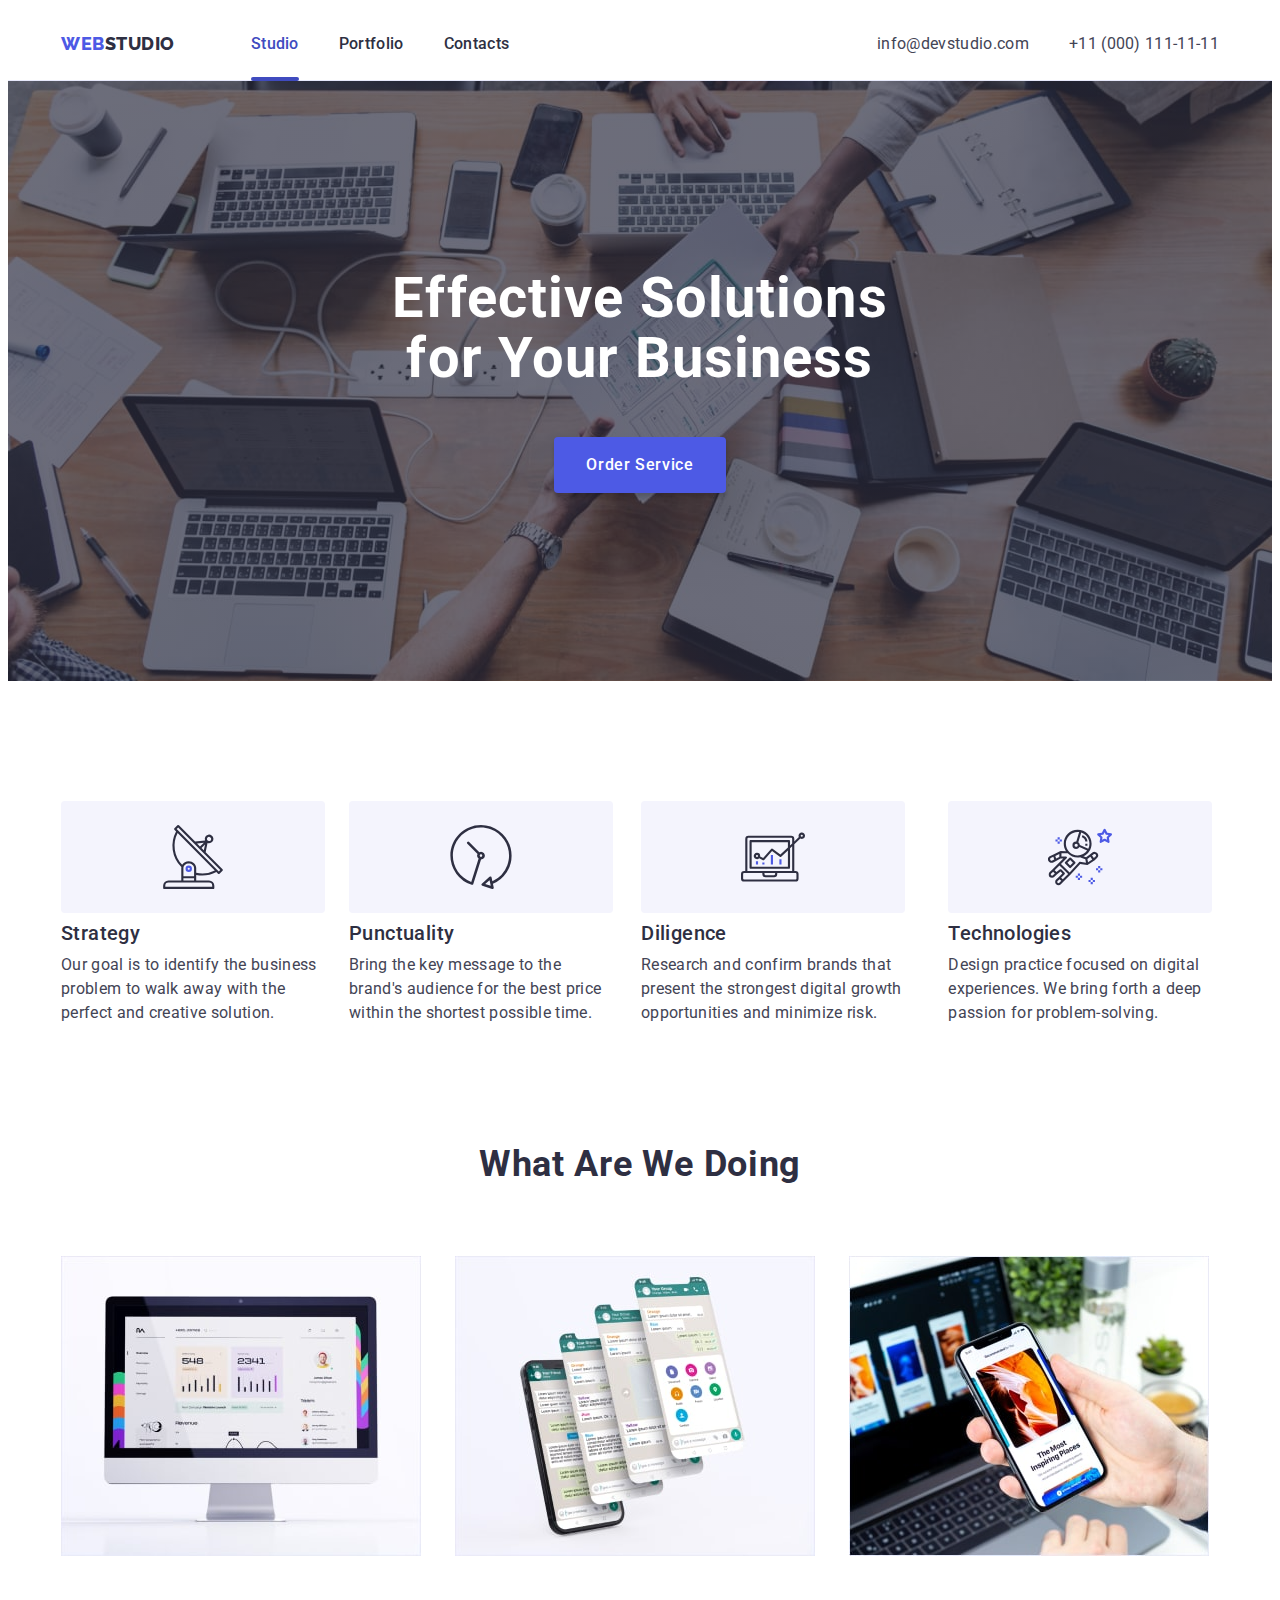
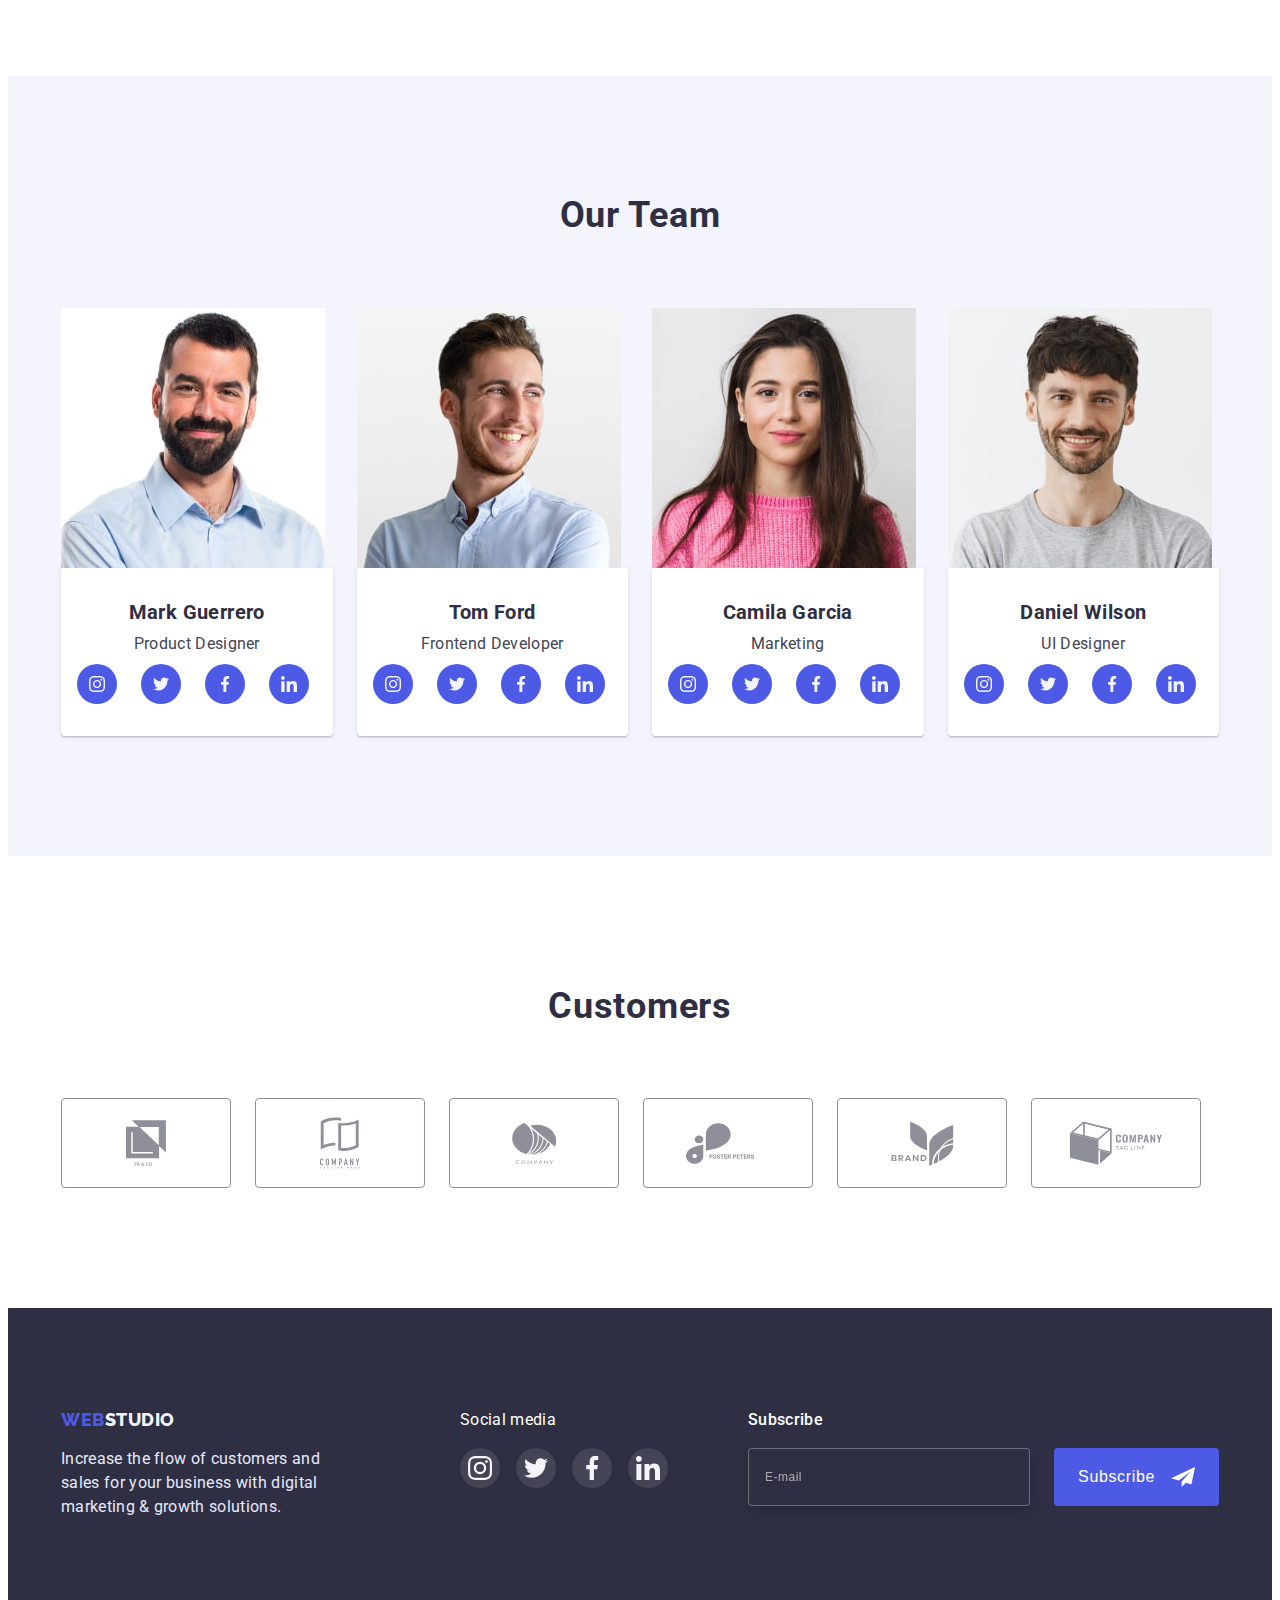
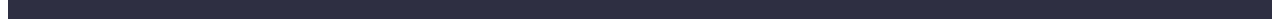
<file: index.html>
<!DOCTYPE html> 
<html lang="en">   
<head>  
    <meta charset="UTF-8">
    <meta http-equiv="X-UA-Compatible" content="IE=edge">
    <meta name="viewport" content="width=device-width, initial-scale=1.0">
    <title>WebStudio</title>
    <link rel="stylesheet" href="https://cdnjs.cloudflare.com/ajax/libs/modern-normalize/1.1.0/modern-normalize.min.css" integrity="sha512-wpPYUAdjBVSE4KJnH1VR1HeZfpl1ub8YT/NKx4PuQ5NmX2tKuGu6U/JRp5y+Y8XG2tV+wKQpNHVUX03MfMFn9Q==" crossorigin="anonymous" referrerpolicy="no-referrer" />
    <link rel="stylesheet" href="./css/styles.css">
    <link rel="preconnect" href="https://fonts.googleapis.com">
<link rel="preconnect" href="https://fonts.gstatic.com" crossorigin>
<link href="https://fonts.googleapis.com/css2?family=Raleway:wght@800&family=Roboto:wght@400;500;700;900&display=swap" rel="stylesheet">
</head>
<body>
<!--Header-->
<header class="header"> 
    <div class="container page-header-container">
    <nav class="header-navigation">
            <a href="./index.html" class="logo logo-color-grey link"><span class="logo logo-color-blue link">Web</span>Studio</a>
        <ul class="header-list list">
            <li class="header-item"><a href="index.html" class="header-link link current">Studio</a></li>
            <li class="header-item"><a href="portfolio.html" class="header-link link">Portfolio</a></li>
            <li class="header-item"><a href="#" class="header-link link">Contacts</a></li>
        </ul>
    </nav>
    <address class="header-address">
        <ul class="header-list list">
            <li><a href="mailto:info@devstudio.com" class="header-mail link">info@devstudio.com</a></li>
            <li><a href="tel:+110001111111" class="header-tel link">+11 (000) 111-11-11</a></li>
        </ul>
    </address>
    </div>
</header>
<!--/Header-->
    <main>
        <!--Hero Section-->
        <section class="hero"> 
            <div class="container">
            <h1 class="hero-title">Effective Solutions for Your Business</h1>
            <button type="button" class="hero-btn" data-modal-open>Order Service</button>
                <div class="backdrop is-hidden" data-modal >
                    <div class="modal">
                        <button type="button" class="modal-close-btn" data-modal-close>
                            <svg class="modal-close-btn-icon" width="8" height="8">
                                <use href="./images/sprite.svg#close-modal"></use>
                            </svg>
                        </button>
                        <form class="modal-form">
                            <p class="form-subtitle">Leave your contacts and we will call you back</p>
                            <label class="modal-form-field">
                                <span class="modal-form-input-desc">Name</span>
                                <span class="modal-form-position-relative">
                                <input 
                                type="text" 
                                name="user-name" 
                                class="modal-form-input" 
                                required 
                                pattern="^[a-zA-Zа-яА-Я]+"
                                minlength="2"
                                title="Ivan">
                                <svg class="modal-icon">
                                    <use href="./images/sprite.svg#name"></use>
                                </svg>
                            </span>
                            </label>
                            <label class="modal-form-field">
                                <span class="modal-form-input-desc">Phone</span>
                                <span class="modal-form-position-relative">
                                <input 
                                type="tel" 
                                name="user-tel" 
                                class="modal-form-input" 
                                required
                                pattern="[0-9]{3}-[0-9]{3}-[0-9]{2}-[0-9]{2}"
                                title="xxx-xxx-xx-xx">
                                <svg class="modal-icon">
                                    <use href="./images/sprite.svg#phone"></use>
                                </svg>
                            </span>
                            </label>
                            <label class="modal-form-field">
                                <span class="modal-form-input-desc">Email</span>
                                <span class="modal-form-position-relative">
                                <input 
                                type="Email" 
                                name="user-mail" 
                                class="modal-form-input" 
                                required
                                title="ivan33@mail.com">
                                <svg class="modal-icon">
                                    <use href="./images/sprite.svg#mail"></use>
                                </svg>
                            </span>
                            </label>
                            <label class="">
                                <span class="modal-form-input-desc">Comment</span>
                                <textarea placeholder="Text input" name="user_massage" class="modal-form-message"></textarea>
                            </label>
                                <input id="user-polici" type="checkbox" name="user-polici" class="modal-form-check visually-hidden">    
                                <label for="user-polici" class="modal-form-check-desk"><span class="checkbox-accpect-margin">I accept the terms and conditions of the&nbsp;</span><a href="" class="privacy-policy">Privacy Policy</a></label>
                                <button type="submit" class="modal-form-submit">Send</button>
                        </form>
                    </div>
                </div>
            </div> 
        </section>
        <!--Hero Section-->

        <!--About Section-->
        <section class="about section">
            <div class="container">
            <h2 class="visually-hidden">Advantages</h2>
        <ul class="about-list list">
            <li class="about-item ">
                <h3 class="about-item-title ">Strategy</h3>
                <p class="about-item-list">Our goal is to identify the business problem to walk away with the perfect and creative solution.</p>
            </li>
            <li class="about-item">
                <h3 class="about-item-title">Punctuality</h3>
                <p class="about-item-list">Bring the key message to the brand's audience for the best price within the shortest possible time.</p>
            </li>
            <li class="about-item">
                <h3 class="about-item-title">Diligence</h3>
                <p class="about-item-list">Research and confirm brands that present the strongest digital growth opportunities and minimize risk.</p>
            </li>
            <li class="about-item">
                <h3 class="about-item-title">Technologies</h3>
                <p class="about-item-list">Design practice focused on digital experiences. We bring forth a deep passion for problem-solving.</p>
            </li> 
        </ul>
            </div>
        </section>
        <!--/About Section-->

        <!-- Section Services -->
        <section class="services">
            <div class="container">
            <h2 class="services-feature-title">What are we doing</h2>
            <ul class="services-item list">
                <li class="services-portfolio-item-img"><img src="./images/what-are-we-doing_1.jpg" alt="on the computer" width="360" height="300"></li>
                <li class="services-portfolio-item-img"><img src="./images/what-are-we-doing_2.jpg" alt="different topics" width="360" height="300"></li>
                <li class="services-portfolio-item-img"><img src="./images/what-are-we-doing_3.jpg" alt="different possibilities" width="360" height="300"></li>
            </ul>
            </div>
        </section>
        <!--/Section Services-->

        <!--Section Feature-->
        <section class="feature section">
            <div class="container">
            <h2 class="services-feature-title">Our Team</h2>
            <ul class="feature-list list">
                <li class="feature-item">
                <img 
                src="./images/avatar-1.jpg" 
                alt="Mark Guerrero"
                width="264" height="260">
                <div class="feature-card-content-item">
                <h3 class="feature-title-2">Mark Guerrero</h3>
                <p class="feture-subtitle">Product Designer</p>
                <ul class="social-list list">
                    <li class="social-list-item">
                        <a href="" class="social-list-link">
                            <svg class="social-list-icon" width="16" height="16">
                                <use href="./images/sprite.svg#instagram"></use>
                            </svg>
                        </a>
                    </li>
                    <li class="social-list-item">
                        <a href="" class="social-list-link">
                            <svg class="social-list-icon" width="16" height="16">
                                <use href="./images/sprite.svg#twitter"></use>
                            </svg>
                        </a>
                    </li>
                    <li class="social-list-item">
                        <a href="" class="social-list-link">
                            <svg class="social-list-icon" width="16" height="16">
                                <use href="./images/sprite.svg#facebook"></use>
                            </svg>
                        </a>
                    </li>
                    <li class="social-list-item">
                        <a href="" class="social-list-link">
                            <svg class="social-list-icon" width="16" height="16">
                                <use href="./images/sprite.svg#linkedin"></use>
                            </svg>
                        </a>
                    </li>
                </ul>
                </div>
                </li>

                <li class="feature-item">
                <img 
                src="./images/avatar-2.jpg" 
                alt="Tom Ford"
                width="264" height="260">
                <div class="feature-card-content-item">
                <h3 class="feature-title-2">Tom Ford</h3>
                <p class="feture-subtitle">Frontend Developer</p>
                <ul class="social-list list">
                    <li class="social-list-item">
                        <a href="" class="social-list-link">
                            <svg class="social-list-icon" width="16" height="16">
                                <use href="./images/sprite.svg#instagram"></use>
                            </svg>
                        </a>
                    </li>
                    <li class="social-list-item">
                        <a href="" class="social-list-link">
                            <svg class="social-list-icon" width="16" height="16">
                                <use href="./images/sprite.svg#twitter"></use>
                            </svg>
                        </a>
                    </li>
                    <li class="social-list-item">
                        <a href="" class="social-list-link">
                            <svg class="social-list-icon" width="16" height="16">
                                <use href="./images/sprite.svg#facebook"></use>
                            </svg>
                        </a>
                    </li>
                    <li class="social-list-item">
                        <a href="" class="social-list-link">
                            <svg class="social-list-icon" width="16" height="16">
                                <use href="./images/sprite.svg#linkedin"></use>
                            </svg>
                        </a>
                    </li>
                </ul>
                </div>
                </li>

                <li class="feature-item">
                <img 
                src="./images/avatar-3.jpg" 
                alt="Camila Garcia"
                width="264" height="260">
                <div class="feature-card-content-item">
                <h3 class="feature-title-2">Camila Garcia</h3>
                <p class="feture-subtitle">Marketing</p>
                <ul class="social-list list">
                    <li class="social-list-item">
                        <a href="" class="social-list-link">
                            <svg class="social-list-icon" width="16" height="16">
                                <use href="./images/sprite.svg#instagram"></use>
                            </svg>
                        </a>
                    </li>
                    <li class="social-list-item">
                        <a href="" class="social-list-link">
                            <svg class="social-list-icon" width="16" height="16">
                                <use href="./images/sprite.svg#twitter"></use>
                            </svg>
                        </a>
                    </li>
                    <li class="social-list-item">
                        <a href="" class="social-list-link">
                            <svg class="social-list-icon" width="16" height="16">
                                <use href="./images/sprite.svg#facebook"></use>
                            </svg>
                        </a>
                    </li>
                    <li class="social-list-item">
                        <a href="" class="social-list-link">
                            <svg class="social-list-icon" width="16" height="16">
                                <use href="./images/sprite.svg#linkedin"></use>
                            </svg>
                        </a>
                    </li>
                </ul>
                </div>
                </li>

                <li class="feature-item">
                <img 
                src="./images/avatar-4.jpg" 
                alt="Daniel Wilson"
                width="264" height="260">
                <div class="feature-card-content-item">
                <h3 class="feature-title-2">Daniel Wilson</h3>
                <p class="feture-subtitle">UI Designer</p>
                <ul class="social-list list">
                    <li class="social-list-item">
                        <a href="" class="social-list-link">
                            <svg class="social-list-icon" width="16" height="16">
                                <use href="./images/sprite.svg#instagram"></use>
                            </svg>
                        </a>
                    </li>
                    <li class="social-list-item">
                        <a href="" class="social-list-link">
                            <svg class="social-list-icon" width="16" height="16">
                                <use href="./images/sprite.svg#twitter"></use>
                            </svg>
                        </a>
                    </li>
                    <li class="social-list-item">
                        <a href="" class="social-list-link">
                            <svg class="social-list-icon" width="16" height="16">
                                <use href="./images/sprite.svg#facebook"></use>
                            </svg>
                        </a>
                    </li>
                    <li class="social-list-item">
                        <a href="" class="social-list-link">
                            <svg class="social-list-icon" width="16" height="16">
                                <use href="./images/sprite.svg#linkedin"></use>
                            </svg>
                        </a>
                    </li>
                </ul>
                </div>
                </li>
            </ul>
        </div>
        </section>
        <!--/Section Feature-->

        <!--Section Customers-->
        <section class="customers">
            <div class="container">
            <h2 class="customers-title">Customers</h2>
            <ul class="client-list list">
                <li class="client-list-item">
                    <a href="" class="client-list-link">
                        <svg class="client-list-icon" width="40" height="52">
                            <use href="./images/sprite.svg#client-1"></use>
                        </svg>
                    </a>
                </li>
                <li class="client-list-item">
                    <a href="" class="client-list-link">
                        <svg class="client-list-icon" width="40" height="52">
                            <use href="./images/sprite.svg#client-2"></use>
                        </svg>
                    </a>
                </li>
                <li class="client-list-item">
                    <a href="" class="client-list-link">
                        <svg class="client-list-icon" width="44" height="41">
                            <use href="./images/sprite.svg#client-3"></use>
                        </svg>
                    </a>
                </li>
                <li class="client-list-item">
                    <a href="" class="client-list-link">
                        <svg class="client-list-icon" width="84" height="41">
                            <use href="./images/sprite.svg#client-4"></use>
                        </svg>
                    </a>
                </li>
                <li class="client-list-item">
                    <a href="" class="client-list-link">
                        <svg class="client-list-icon" width="63" height="45">
                            <use href="./images/sprite.svg#client-5"></use>
                        </svg>
                    </a>
                </li>
                <li class="client-list-item">
                    <a href="" class="client-list-link">
                        <svg class="client-list-icon" width="94" height="44">
                            <use href="./images/sprite.svg#client-6"></use>
                        </svg>
                    </a>
                </li>
            </ul>
        </div>
        </section>
        <!--/Section Customers-->
    </main>
    <!--Footer-->
    <footer class="footer">
        <div class="container page-footer-container">
        <div class="footer-block">
        <a href="./index.html" class="logo-footer logo-color-white link"><span class="logo logo-color-blue link">Web</span>Studio</a>
        <p class="footer-item">Increase the flow of customers and sales for your business with digital marketing & growth solutions.</p>
        </div>
            <div class="footer-media-sbscribe">
            <div class="footer-icon">
                <p class="footer-icon-title">Social media</p>
                <ul class="footer-list list">
                    <li class="footer-list-item">
                        <a href="" class="footer-list-link">
                            <svg class="footer-list-icon" width="24" height="24">
                                <use href="./images/sprite.svg#instagram"></use>
                            </svg>
                        </a>
                    </li>
                    <li class="footer-list-item">
                        <a href="" class="footer-list-link">
                            <svg class="footer-list-icon" width="24" height="24">
                                <use href="./images/sprite.svg#twitter"></use>
                            </svg>
                        </a>
                    </li>
                    <li class="footer-list-item">
                        <a href="" class="footer-list-link">
                            <svg class="footer-list-icon" width="24" height="24">
                                <use href="./images/sprite.svg#facebook"></use>
                            </svg>
                        </a>
                    </li>
                    <li class="footer-list-item">
                        <a href="" class="footer-list-link">
                            <svg width="24" height="24">
                                <use href="./images/sprite.svg#linkedin"></use>
                            </svg>
                        </a>
                    </li>
                </ul>
            </div>
            <form class="footer-subscribe-form">
                <p class="footer-form-subtitle">Subscribe</p>
                <span class="footer-subscribe-inline">
                    <input 
                    type="Email" 
                    name="user-mail" 
                    class="footer-subscribe-form-input" 
                    required
                    title="ivan33@mail.com"
                    placeholder="E-mail">
                    <button type="submit" class="footer-subscribe-btn">Subscribe
                        <svg class="footer-subscribe-svg" width="24" height="20">
                            <use href="./images/sprite.svg#subscribe"></use>
                        </svg>
                    </button>
                </span>
            </form>
    </div>
</div>
    </footer>
    <!--/Footer-->
    <script src="./js/modal.js"></script>
</body>
</html>
</file>
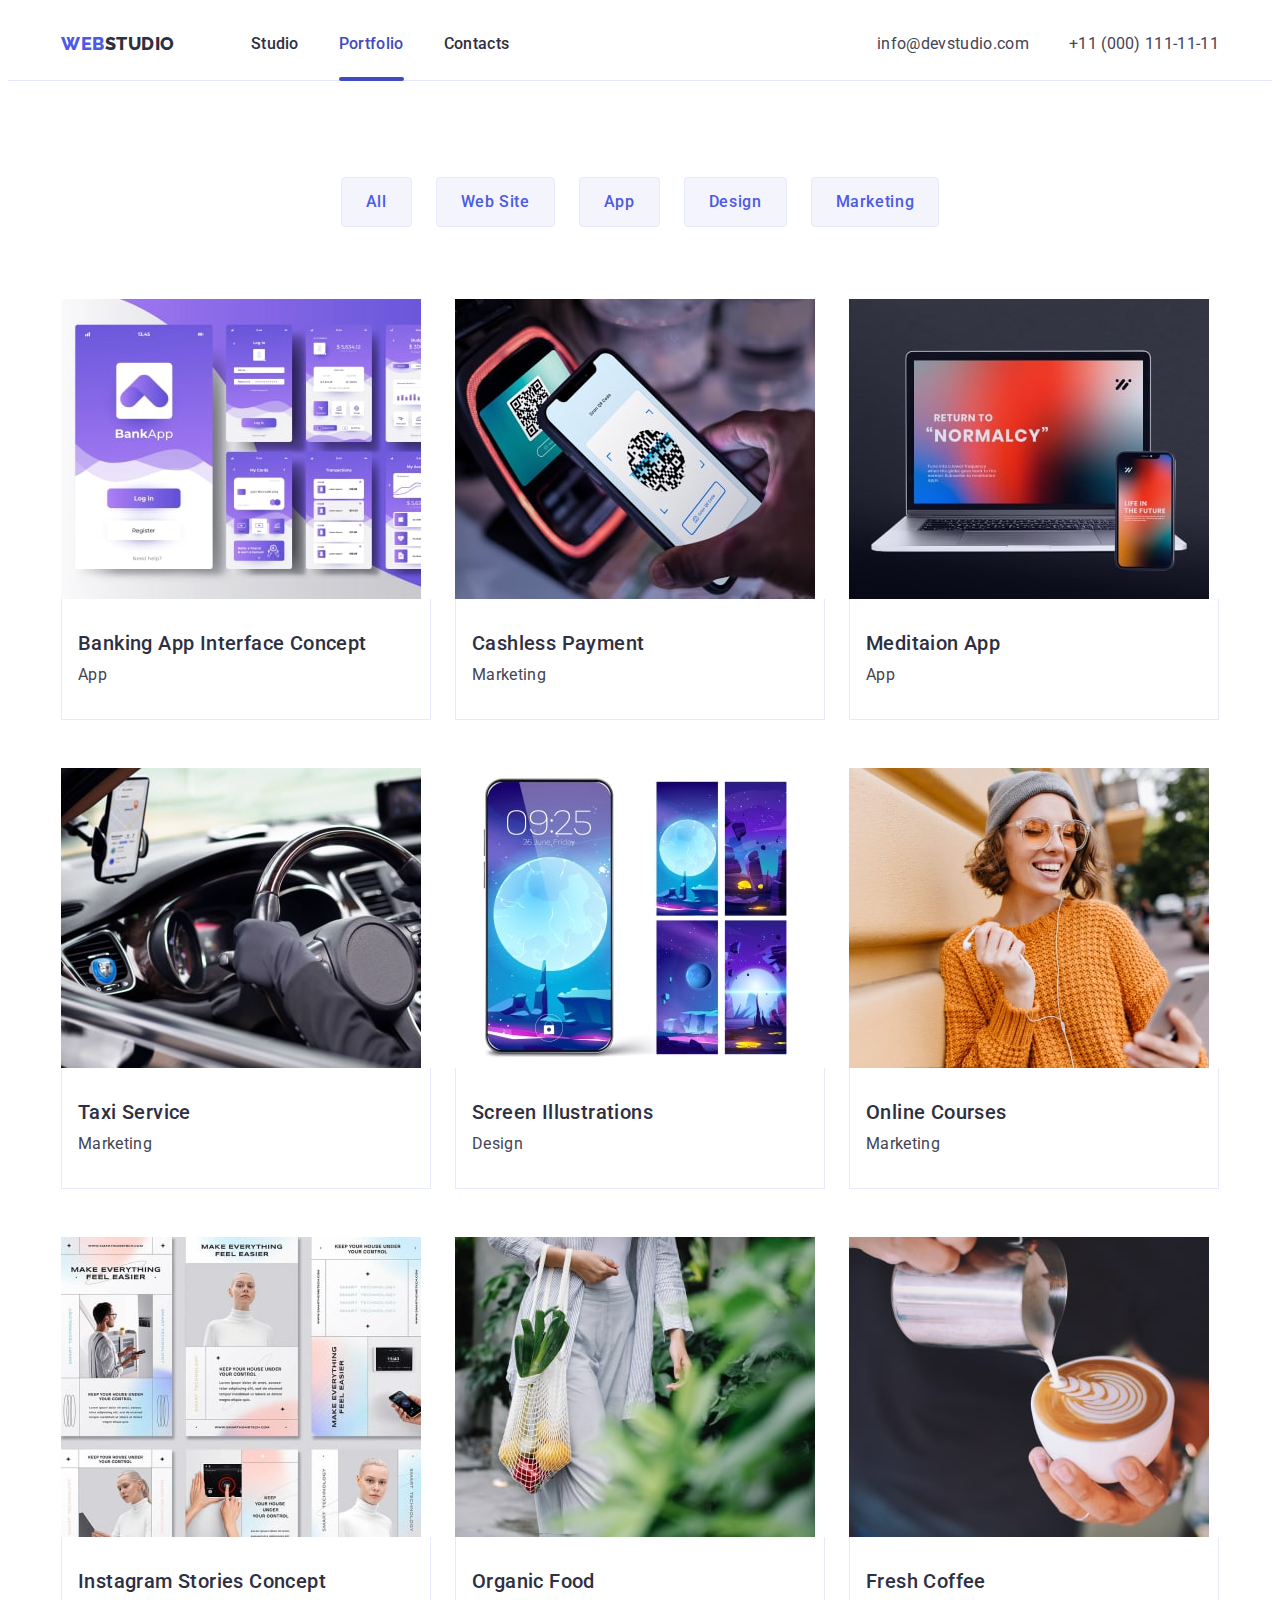
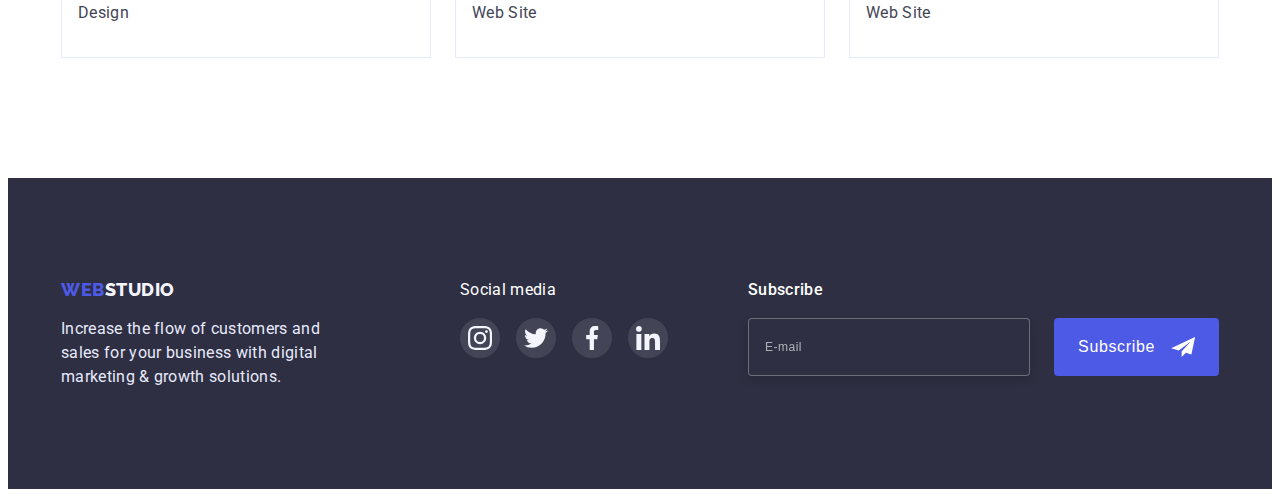
<file: portfolio.html>
<!DOCTYPE html>
<html lang="en"> 
<head>
    <meta charset="UTF-8">
    <meta http-equiv="X-UA-Compatible" content="IE=edge">
    <meta name="viewport" content="width=device-width, initial-scale=1.0">
    <title>Portfolio</title>
    <link rel="stylesheet" href="https://cdnjs.cloudflare.com/ajax/libs/modern-normalize/1.1.0/modern-normalize.min.css" integrity="sha512-wpPYUAdjBVSE4KJnH1VR1HeZfpl1ub8YT/NKx4PuQ5NmX2tKuGu6U/JRp5y+Y8XG2tV+wKQpNHVUX03MfMFn9Q==" crossorigin="anonymous" referrerpolicy="no-referrer"/>
    <link rel="stylesheet" href="./css/styles.css">
    <link rel="preconnect" href="https://fonts.googleapis.com">
<link rel="preconnect" href="https://fonts.gstatic.com" crossorigin>
<link href="https://fonts.googleapis.com/css2?family=Raleway:wght@800&family=Roboto:wght@400;500;700;900&display=swap" rel="stylesheet">
</head>
<body>
    <!--Header-->
<header class="header">
    <div class="container page-header-container">
    <nav class="header-navigation">
            <a href="./index.html" class="logo logo-color-grey link"><span class="logo logo-color-blue link">Web</span>Studio</a>
        <ul class="header-list list">
            <li class="header-item"><a href="index.html" class="header-link link">Studio</a></li>
            <li class="header-item"><a href="portfolio.html" class="header-link link current">Portfolio</a></li>
            <li class="header-item"><a href="#" class="header-link link">Contacts</a></li>
        </ul>
    </nav>
    <address class="header-address">
        <ul class="header-list list">
            <li><a href="mailto:info@devstudio.com" class="header-mail link">info@devstudio.com</a></li>
            <li><a href="tel:+110001111111" class="header-tel link">+11 (000) 111-11-11</a></li>
        </ul>
    </address>
    </div>
</header>
<!--/Header-->
<main>
<!--Portfolio Section-->
<section class="portfolio">
    <div class="container">
    <h1 class="visually-hidden">Advantages</h1>
<ul class="btn-list list">
<li class="btn-item"><button type="button" class="btn-portfolio">All</button></li>
<li class="btn-item"><button type="button" class="btn-portfolio">Web Site</button></li>
<li class="btn-item"><button type="button" class="btn-portfolio">App</button></li>
<li class="btn-item"><button type="button" class="btn-portfolio">Design</button></li>
<li class="btn-item"><button type="button" class="btn-portfolio">Marketing</button></li>
</ul>

   <ul class="portfolio-list list">
    <li class="services-portfolio-item-img">
        <a href="" class="link portfolio-card">
            <div class="card-content-img-wrapper">
        <img src="./images/img-potfolio-1.jpg" alt="img-potfolio-1" width="360" height="300">
        <p class="overlay">14 Stylish and User-Friendly App Design Concepts · Task Manager App · Calorie Tracker App · Exotic Fruit Ecommerce App · Cloud Storage App</p>
            </div>
            <div class="portfolio-card-content-item">
        <h2 class="portfolio-title">Banking App Interface Concept</h2>
        <p class="portfolio-subtitle">App</p>
            </div>
        </a>
    </li>

    <li class="services-portfolio-item-img">
        <a href="" class="link portfolio-card">
            <div class="card-content-img-wrapper">
        <img src="./images/img-potfolio-2.jpg" alt="img-potfolio-2" width="360" height="300">
        <p class="overlay">14 Stylish and User-Friendly App Design Concepts · Task Manager App · Calorie Tracker App · Exotic Fruit Ecommerce App · Cloud Storage App</p>
            </div>
            <div class="portfolio-card-content-item">
        <h2 class="portfolio-title">Cashless Payment</h2>
        <p class="portfolio-subtitle">Marketing</p>
            </div>
        </a>
    </li>

    <li class="services-portfolio-item-img">
        <a href="" class="link portfolio-card">
            <div class="card-content-img-wrapper">
        <img src="./images/img-potfolio-3.jpg" alt="img-potfolio-3" width="360" height="300">
        <p class="overlay">14 Stylish and User-Friendly App Design Concepts · Task Manager App · Calorie Tracker App · Exotic Fruit Ecommerce App · Cloud Storage App</p>
            </div> 
            <div class="portfolio-card-content-item">
        <h2 class="portfolio-title">Meditaion App</h2>
        <p class="portfolio-subtitle">App</p>
            </div>
        </a>
    </li>

    <li class="services-portfolio-item-img">
        <a href="" class="link portfolio-card">
            <div class="card-content-img-wrapper">
        <img src="./images/img-potfolio-4.jpg" alt="img-potfolio-4" width="360" height="300">
        <p class="overlay">14 Stylish and User-Friendly App Design Concepts · Task Manager App · Calorie Tracker App · Exotic Fruit Ecommerce App · Cloud Storage App</p>
            </div>    
            <div class="portfolio-card-content-item">
        <h2 class="portfolio-title">Taxi Service</h2>
        <p class="portfolio-subtitle">Marketing</p>
            </div>
        </a>
    </li>

    <li class="services-portfolio-item-img">
        <a href="" class="link portfolio-card">
            <div class="card-content-img-wrapper">
        <img src="./images/img-potfolio-5.jpg" alt="img-potfolio-5" width="360" height="300">
        <p class="overlay">14 Stylish and User-Friendly App Design Concepts · Task Manager App · Calorie Tracker App · Exotic Fruit Ecommerce App · Cloud Storage App</p>
            </div>    
            <div class="portfolio-card-content-item">
        <h2 class="portfolio-title">Screen Illustrations</h2>
        <p class="portfolio-subtitle">Design</p>
            </div>
        </a>
    </li>

    <li class="services-portfolio-item-img">
        <a href="" class="link portfolio-card">
            <div class="card-content-img-wrapper">
        <img src="./images/img-potfolio-6.jpg" alt="img-potfolio-6" width="360" height="300">
        <p class="overlay">14 Stylish and User-Friendly App Design Concepts · Task Manager App · Calorie Tracker App · Exotic Fruit Ecommerce App · Cloud Storage App</p>
            </div>
            <div class="portfolio-card-content-item">
        <h2 class="portfolio-title">Online Courses</h2>
        <p class="portfolio-subtitle">Marketing</p>
            </div>
        </a>
    </li>

    <li class="services-portfolio-item-img">
        <a href="" class="link portfolio-card">
            <div class="card-content-img-wrapper">
        <img src="./images/img-potfolio-7.jpg" alt="img-potfolio-7" width="360" height="300">
        <p class="overlay">14 Stylish and User-Friendly App Design Concepts · Task Manager App · Calorie Tracker App · Exotic Fruit Ecommerce App · Cloud Storage App</p>
            </div>    
            <div class="portfolio-card-content-item">
        <h2 class="portfolio-title">Instagram Stories Concept</h2>   
        <p class="portfolio-subtitle">Design</p>
            </div>
        </a>
    </li>

    <li class="services-portfolio-item-img">
        <a href="" class="link portfolio-card">
            <div class="card-content-img-wrapper">
        <img src="./images/img-potfolio-8.jpg" alt="img-potfolio-8" width="360" height="300">
        <p class="overlay">14 Stylish and User-Friendly App Design Concepts · Task Manager App · Calorie Tracker App · Exotic Fruit Ecommerce App · Cloud Storage App</p>
            </div>
            <div class="portfolio-card-content-item">
        <h2 class="portfolio-title">Organic Food</h2>
        <p class="portfolio-subtitle">Web Site</p>
            </div>
        </a>
    </li>

    <li class="services-portfolio-item-img">
        <a href="" class="link portfolio-card">
            <div class="card-content-img-wrapper">
        <img src="./images/img-potfolio-9.jpg" alt="img-potfolio-9" width="360" height="300">
        <p class="overlay">14 Stylish and User-Friendly App Design Concepts · Task Manager App · Calorie Tracker App · Exotic Fruit Ecommerce App · Cloud Storage App</p>
            </div>    
             <div class="portfolio-card-content-item">
        <h2 class="portfolio-title">Fresh Coffee</h2>
        <p class="portfolio-subtitle">Web Site</p>
            </div>
        </a>
        <div></div>
    </li>
   </ul>
</div>
</section>
<!--/Portfolio Section-->
</main>
<!--Footer-->
<footer class="footer">
    <div class="container page-footer-container">
        <div class="footer-block">
    <a href="./index.html" class="logo-footer logo-color-white link"><span class="logo logo-color-blue link">Web</span>Studio</a>
    <p class="footer-item">Increase the flow of customers and sales for your business with digital marketing & growth solutions.</p>
        </div>
        <div class="footer-media-sbscribe">
        <div class="footer-icon">
            <p class="footer-icon-title">Social media</p>
            <ul class="footer-list list">
                <li class="footer-list-item">
                    <a href="" class="footer-list-link">
                        <svg class="footer-list-icon" width="24" height="24">
                            <use href="./images/sprite.svg#instagram"></use>
                        </svg>
                    </a>
                </li>
                <li class="footer-list-item">
                    <a href="" class="footer-list-link">
                        <svg class="footer-list-icon" width="24" height="24">
                            <use href="./images/sprite.svg#twitter"></use>
                        </svg>
                    </a>
                </li>
                <li class="footer-list-item">
                    <a href="" class="footer-list-link">
                        <svg class="footer-list-icon" width="24" height="24">
                            <use href="./images/sprite.svg#facebook"></use>
                        </svg>
                    </a>
                </li>
                <li class="footer-list-item">
                    <a href="" class="footer-list-link">
                        <svg class="footer-list-icon" width="24" height="24">
                            <use href="./images/sprite.svg#linkedin"></use>
                        </svg>
                    </a>
                </li>
            </ul>
        </div>
        <form class="footer-subscribe-form">
            <p class="footer-form-subtitle">Subscribe</p>
            <span class="footer-subscribe-inline">
                <input 
                type="Email" 
                name="user-mail" 
                class="footer-subscribe-form-input" 
                required
                title="ivan33@mail.com"
                placeholder="E-mail">
                <button type="submit" class="footer-subscribe-btn">Subscribe
                    <svg class="footer-subscribe-svg" width="24" height="20">
                        <use href="./images/sprite.svg#subscribe"></use>
                    </svg>
                </button>
            </span>
        </form>
        </div>
    </div>
</footer>
<!--/Footer-->
</body>
</html>
</file>
<file: css/styles.css>
:root { 
    --main-title-color: #FFFFFF;
    --input-text-color: #000000;
    --secondary-title-color: #2E2F42;
    --accent-color: #434455;
    --button-color-portfolio:#4D5AE5;
    --hover-color:#404BBF;
    --footer-item-background:#E7E9FC; 
    --footer-item-color:#F4F4FD;
    --client-list: #8E8F99; 
    --modal-color: #FCFCFC;
    --modal-form-check: #757575;
    --subscribe-form-input-filter: drop-shadow(0px 4px 4px rgba(0, 0, 0, 0.15));
    --footer-subscribe-input: rgba(255, 255, 255, 0.3);
    --footer-subscribe-color: rgba(255, 255, 255, 0.6);
    --modal-form-massage-rgba: rgba(117, 117, 117, 0.5);
    --modal-form-rgba: rgba(33, 33, 33, 0.2);
    --footer-list-link: rgba(49, 208, 170, 1);
    --footer-list: rgba(255, 255, 255, 0.1);
    --card-shadow: 0px 1px 6px rgba(46, 47, 66, 0.08), 0px 1px 1px rgba(46, 47, 66, 0.16), 0px 2px 1px rgba(46, 47, 66, 0.08);
    --btn-shadow: 0px 4px 4px rgba(0, 0, 0, 0.15);
    --portfolio-card: 0px 4px 4px rgba(0, 0, 0, 0.25);
    --backdrop-background: rgba(46, 47, 66, 0.4);
    --border-modal: rgba(0, 0, 0, 0.1);
    --card-set-gap: 24px;
    --padding-hero-btn-portfolio-card: 16px;
    --margin-footer-item: 16px;
    --padding-header-btn-portfolio: 24px;
    --padding-hero-btn-feature-portfolio-card: 32px;
    --margine-about-feature-footer-portfolio-title: 8px;
    --margine-services-feature-title-portfolio-btn-list: 72px;
    --btn-radius: 4px;
    --section-pading: 120px;
    --border-radius: 50%;
    --transition-duration: 250ms;
    --trsition-function: cubic-bezier(0.4, 0, 0.2, 1);
} 
h1, 
h2,
h3,
h4,
h5,
h6,
p {
    margin: 0;
}
ul {
    margin: 0;
    padding-left: 0;
}
img {
    display: block;
}
button {
    cursor: pointer;
}
body {
    font-family: 'Roboto', sans-serif;
    color: var(--accent-color);
}
.container {
    width: 1158px;
    margin: 0 auto;
    padding: 0 15px;
}
.list {
    list-style-type: none;
}
.link {
    text-decoration: none;
}
.visually-hidden {
    position: absolute;
    width: 1px;
    height: 1px;
    margin: -1px;
    border: 0;
    padding: 0;
    
    white-space: nowrap;
    clip-path: inset(100%);
    clip: rect(0 0 0 0);
    overflow: hidden;
}
.section {
    padding: var(--section-pading) 0;
}

/*-----------------Header--------------------*/

.header {
    max-width: 1440px;
    margin: 0 auto;
    border-bottom: 1px solid var(--footer-item-background);
}
.page-header-container {
    display: flex;
    align-items: center;
    justify-content: space-between;
}
.header-navigation {
    display: flex;
    gap: 76px;
}
.logo:not(span) {
    display: flex;
    align-items: center;
    font-family: 'Raleway';
    font-weight: 800;
    font-size: 18px;
    line-height: 1.3;
    letter-spacing: 0.03em;
    text-transform: uppercase;
}
.logo-footer:not(span) {
    font-family: 'Raleway';
    font-weight: 800;
    font-size: 18px;
    line-height: 1.3;
    letter-spacing: 0.03em;
    text-transform: uppercase;
}
.logo-color-grey {
    color: var(--secondary-title-color);
}
.logo-color-blue {
    color: var(--button-color-portfolio);
}
.logo-color-white {
    color: var(--footer-item-color);
}
.header-list {
    display: flex;  
    gap: 40px;
}
.header-link {
    font-weight: 500;
    font-size: 16px; 
    line-height: 1.5;
    letter-spacing: 0.02em;
    color: var(--secondary-title-color);
    transition: color var(--transition-duration) var(--trsition-function);
    
}
.header-link:hover,:focus {
    color: var(--hover-color);
    background: none;
    box-shadow: none;
}
.header-item {
    position: relative;
    padding: var(--padding-header-btn-portfolio) 0;
}
.current { 
    color: var(--hover-color);
}
.current::after {
    content: '';
    position: absolute;
    bottom: 0;
    left: 0;
    width: 100%;
    height: 4px;
    display: block;
    background-color: var(--hover-color);
    border-radius: 2px;
    bottom: -1px;
}
.header-address {
    font-style: normal;
}
.header-mail {
    font-size: 16px;
    line-height: 1.5;
    letter-spacing: 0.02em;
    color: var(--accent-color);
    transition: color var(--transition-duration) var(--trsition-function);
}
.header-mail:hover,:focus {
    color: var(--hover-color);
    background: none;
    box-shadow: none;
}
.header-tel {
    font-size: 16px;
    line-height: 1.5;
    letter-spacing: 0.02em;
    color: var(--accent-color);
    transition: color var(--transition-duration) var(--trsition-function);
}
.header-tel:hover,:focus {
    color: var(--hover-color);
    background: none;
    box-shadow: none;
}

/*-----------------Hero--------------------*/

.hero {
    max-width: 1440px;
    margin: 0 auto;
    padding: 188px 0;
    text-align: center;
    background-size: cover;
    background-color: var(--secondary-title-color);
    background-image: linear-gradient(rgba(46, 47, 66, 0.7), rgba(46, 47, 66, 0.7)),
    url(../images/people-office.jpg); 
    background-position: center center;
    background-repeat: no-repeat;
}
.hero-title {
    font-size: 56px;
    line-height: 1.07;
    letter-spacing: 0.02em;
    color: var(--main-title-color);
    width: 496px;
    margin: 0 auto 48px;
}
.hero-btn {
    padding: var(--padding-hero-btn-portfolio-card) var(--padding-hero-btn-feature-portfolio-card);
    border-radius: var(--btn-radius);
    border: none;
    box-shadow: var(--btn-shadow);
    font-family: inherit;
    font-weight: 500;
    font-size: 16px;
    line-height: 1.5;
    letter-spacing: 0.04em;
    color: var(--main-title-color);
    background: var(--button-color-portfolio);
    transition: background-color var(--transition-duration) var(--trsition-function);
}
.hero-btn:hover,:focus {
    background-color: var(--hover-color);
}
/*-----------------About--------------------*/

.about-list {
    display: flex;
    gap: var(--card-set-gap);
}
.about-item::before {
    content: '';
    display: block;
    width: 264px;
    height: 112px;
    background-repeat: no-repeat;
    background-position: center center;
    background-color: var(--footer-item-color);
    border-radius: var(--btn-radius);
}
.about-item:nth-child(1)::before {
    background-image: url('../images/antenna.svg');
}
.about-item:nth-child(2)::before {
    background-image: url('../images/vector.svg');
}
.about-item:nth-child(3)::before {
    background-image: url('../images/diagram.svg');
}
.about-item:nth-child(4)::before {
    background-image: url('../images/astronaut.svg');
}
.about-item-title {
    font-weight: 500;
    font-size: 20px;
    line-height: 1.2;
    letter-spacing: 0.02em;
    color: var(--secondary-title-color);
    margin: var(--margine-about-feature-footer-portfolio-title) 0;
}
.about-item-list {
    font-size: 16px;
    line-height: 1.5;
    letter-spacing: 0.02em;
    color: var(--accent-color);
}
/*-----------------Srevices--------------------*/

.services {
    padding-bottom: var(--section-pading);
}
.services-feature-title {
    font-size: 36px;
    line-height: 1.1;
    text-align: center;
    letter-spacing: 0.02em;
    text-transform: capitalize; 
    color: var(--secondary-title-color);
    margin-bottom: var(--margine-services-feature-title-portfolio-btn-list);
}
.services-item {
    display: flex;
    gap: var(--card-set-gap);
    
}
.services-portfolio-item-img {
    flex-basis: calc((100% - 48px) / 3);
}
/*-----------------Feature--------------------*/

.feature {
    max-width: 1440px;
    margin: 0 auto;
    background: var(--footer-item-color);
    
}
.feature-list {
    display: flex;
    gap: var(--card-set-gap);
}
.feature-item {
    flex-basis: calc((100% - 72px) / 4);
}
.feature-title-2 {
    font-size: 20px;
    line-height: 1.2;
    text-align: center;
    letter-spacing: 0.02em;
    color: var(--secondary-title-color);
    margin-bottom: var(--margine-about-feature-footer-portfolio-title);    
}
.feture-subtitle {
    font-size: 16px;
    line-height: 1.5;
    text-align: center;
    letter-spacing: 0.02em;
    color: var(--accent-color);
    margin-bottom: var(--margine-about-feature-footer-portfolio-title);  
}
.feature-card-content-item {
    border-radius: 0px 0px var(--btn-radius) var(--btn-radius);
    box-shadow: var(--card-shadow);
    padding: var(--padding-hero-btn-feature-portfolio-card) 0;
    background: var(--main-title-color);
    border: none;
}
.social-list {
    display: flex;
    padding: 0 var(--padding-hero-btn-portfolio-card);
    gap: var(--card-set-gap);
}
.social-list-link {
    display: flex;
    justify-content: center;
    align-items: center;
    width: 40px;
    height: 40px;
    border-radius: var(--border-radius);
    background-color: var(--button-color-portfolio);
    transition: background-color var(--transition-duration) var(--trsition-function);
}
.social-list-link:hover,:focus {
    background-color: var(--hover-color);
}
.social-list-icon {
    fill: var(--footer-item-color);
}

/*-----------------Section Customers-------------------*/

.customers {
    padding: 130px 0 var(--section-pading) 0;
}
.customers-title {
    font-weight: 700;
    font-size: 36px;
    line-height: 40px;
    text-align: center;
    letter-spacing: 0.02em;
    color: var(--secondary-title-color);
    margin-bottom: var(--margine-services-feature-title-portfolio-btn-list);
}
.client-list {
    display: flex;
    flex-wrap: wrap;
    gap: var(--card-set-gap);
}
.client-list-item {
   list-style: none;
}
.client-list-link {
    display: flex;
    justify-content: center;
    align-items: center;
    border: 1px solid var(--client-list);
    border-radius: var(--btn-radius);
    width: 168px;
    height: 88px;
    color: var(--client-list);
    transition: border-color var(--transition-duration) var(--trsition-function), color var(--transition-duration) var(--trsition-function);
}   
.client-list-link:hover,:focus {
    border-color: var(--hover-color);
    color: var(--hover-color);
}
.client-list-icon {
    fill: currentColor;
}
/*-----------------Footer--------------------*/

.footer {
    max-width: 1440px;
    margin: 0 auto;
    background: var(--secondary-title-color);
    padding: 100px 0;
}
.page-footer-container {
    display: flex;
    justify-content: space-between;
}
.footer-block {
    width: 264px;
}
.footer-item {
    font-size: 16px;
    line-height: 1.5;
    letter-spacing: 0.02em;
    color: var(--footer-item-background);
    margin-top: var(--margin-footer-item);
}
.footer-media-sbscribe {
    display: flex;
    gap: 80px;
}
.footer-icon-title {
    font-size: 16px;
    line-height: 24px;
    letter-spacing: 0.02em;
    color: var(--main-title-color);
    margin-bottom: var(--margin-footer-item);
}
.footer-list {
    display: flex;
    gap: 16px;
}
.footer-list-link {
    display: flex;
    justify-content: center;
    align-items: center;
    border-radius: var(--border-radius);
    background: var(--footer-list);
    width: 40px;
    height: 40px;
    fill: var(--footer-item-color);
    transition: background-color var(--transition-duration) var(--trsition-function);
}
.footer-list-link:hover,:focus {
    background-color: var(--footer-list-link);
}
.footer-subscribe-inline {
    display: flex;
    gap: 24px;
}
.footer-form-subtitle {
    font-weight: 500;
    font-size: 16px;
    line-height: 24px;
    letter-spacing: 0.02em;
    color: var(--main-title-color);
    margin-bottom: 16px;
}
.footer-subscribe-form-input {
    border: 1px solid var(--footer-subscribe-input);
    border-radius: 4px;
    background: var(--secondary-title-color);
    padding: 8px 0 8px 16px;
    font-size: 12px;
    width: 264px;
    height: 40px;
    filter: var(--subscribe-form-input-filter);
    color: #FFFFFF;
}
.footer-subscribe-form-input:focus {
    background: var(--secondary-title-color);
    border: 1px solid var(--footer-subscribe-input);
    box-shadow: none;
    outline: none;
    filter: var(--subscribe-form-input-filter);
}
.footer-subscribe-form-input::placeholder {
    font-size: 12px;
    line-height: 24px;
    letter-spacing: 0.04em;
    color: var(--footer-subscribe-color);
}
.footer-subscribe-btn {
    display: flex;
    align-items: center;
    justify-content: center;
    padding: 8px 24px;
    border-radius: var(--btn-radius);
    border: none;
    font-weight: 500;
    font-size: 16px;
    line-height: 24px;
    letter-spacing: 0.04em;
    color: var(--main-title-color);
    background: var(--button-color-portfolio);
    transition: background-color var(--transition-duration) var(--trsition-function);
    gap: 16px;
}
.footer-subscribe-btn:hover,:focus {
    background-color: var(--hover-color);
}

/*-----------------Potfolio Section--------------------*/

.portfolio {
    padding: 96px 0 var(--section-pading);
}
.btn-list{
    margin-bottom: var(--margine-services-feature-title-portfolio-btn-list);
    display: flex;
    gap: var(--card-set-gap);
    flex-direction: row;
    justify-content: center;
    align-items: center;
    border-radius: var(--btn-radius);
}
.btn-portfolio {
    font-family: inherit;
    font-weight: 500;
    font-size: 16px;
    line-height: 1.5;
    letter-spacing: 0.04em;
    color: var(--button-color-portfolio);
    background: var(--footer-item-color);
    border: 1px solid var(--footer-item-background);
    padding: 12px var(--padding-header-btn-portfolio);
    border-radius: var(--btn-radius);
    transition: background-color var(--transition-duration) var(--trsition-function), color var(--transition-duration) var(--trsition-function);
}
.btn-portfolio:hover,:focus {
    background-color: var(--hover-color);
    color: var(--footer-item-color);
}
.portfolio-list {
    display: flex;
    flex-wrap: wrap;
    column-gap: var(--card-set-gap);
    row-gap: 48px
}

.portfolio-card {
    display: block;
    transition: box-shadow var(--transition-duration) var(--trsition-function);
}       
.portfolio-card:hover,:focus {
    box-shadow: var(--portfolio-card);
}
.portfolio-card-content-item {
    padding: var(--padding-hero-btn-feature-portfolio-card) 0 var(--padding-hero-btn-feature-portfolio-card) var(--padding-hero-btn-portfolio-card);
    background: var(--main-title-color);
    border: 1px solid var(--footer-item-background);
    border-top: none;
}
.portfolio-title {
    font-weight: 500;
    font-size: 20px;
    line-height: 1.2;
    letter-spacing: 0.02em;
    color: var(--secondary-title-color);
    margin-bottom: var(--margine-about-feature-footer-portfolio-title);
}
.portfolio-subtitle {
    font-size: 16px;
    line-height: 1.5;
    letter-spacing: 0.02em;
    color: var(--accent-color); 
}
.overlay {
    position: absolute;
    left: 0;
    top: 0;
    width: 100%;
    height: 100%;
    overflow: auto;
    transform: translate(0, 100%);
    transition: transform var(--transition-duration) var(--trsition-function);


    background-color: var(--button-color-portfolio);
    font-size: 16px;
    line-height: 24px;
    letter-spacing: 0.02em;
    color: var(--footer-item-color);
    padding: 40px 32px 164px;
}
.card-content-img-wrapper {
    position: relative;
    overflow: hidden;
}
.portfolio-card:hover .overlay, 
.portfolio-card:focus .overlay {
    transform: translate(0, 0);
}
/*-----------------Modal Window--------------------*/
.backdrop {
    position: fixed;
    z-index: 100;
    left: 0;
    top: 0;
    width: 100%;
    height: 100%;
    background-color: var(--backdrop-background);

    transition: opacity var(--transition-duration) var(--trsition-function),
                visibility var(--transition-duration) var(--trsition-function);
}
.backdrop.is-hidden {
    opacity: 0;
    visibility: hidden;
    pointer-events: none;
} 
.modal {
    position: absolute;
    top: 50%;
    left: 50%;
    transform: translate(-50%, -50%);
    width: 408px;
    height: auto;  
    background-color: var(--modal-color);
    padding: 72px 24px 24px;
    border-radius: 4px;
}
.modal-close-btn {
    position: absolute;
    top: 24px;
    right: 24px;
    display: flex;
    justify-content: center;
    align-items: center;
    width: 24px;
    height: 24px;
    border-radius: 50%;
    background-color: transparent;
    border: 1px solid var(--border-modal);
    padding: 0;
    transition: background-color var(--transition-duration) var(--trsition-function);
}
.modal-close-btn:hover,:focus {
    background-color: var(--hover-color);
}
.modal-close-btn-icon {
    transition: fill var(--transition-duration) var(--trsition-function);
}
.modal-close-btn:hover .modal-close-btn-icon,
.modal-close-btn:focus .modal-close-btn-icon {
    fill: var(--main-title-color);
}

/*-----------------Modal Form--------------------*/

.modal-form {
    display: flex;
    text-align: left;
    flex-direction: column;
}
.form-subtitle {
    font-weight: 500;
    font-size: 16px;
    line-height: 24px;
    text-align: center;
    letter-spacing: 0.02em;
    color: var(--secondary-title-color);
    margin-bottom: 16px;
}
.modal-form-field {
    margin-bottom: 8px;
}
.modal-form-input-desc {
    display: block;
    font-weight: 400;
    font-size: 12px;
    line-height: 16px;
    letter-spacing: 0.04em;
    color: var(--client-list);
    margin-bottom: 4px;
}
.modal-form-position-relative {
    position: relative;
    display: block;
}
.modal-form-input {
    width: 100%;
    height: 40px;
    border: 1px solid var(--modal-form-rgba);
    border-radius: 4px;
    padding-left: 42px;
    color: var(--input-text-color);
    outline: none;
    box-shadow: none;
    font-size: 18px;
    transition: border var(--transition-duration) var(--trsition-function);
}
.modal-form-input:focus {
    border: 1px solid var(--button-color-portfolio);
    background-color: var(--main-title-color);
}
.modal-icon {
    position: absolute;
    left: 16px;
    top: 50%;
    transform: translateY(-50%);
    color: var(--secondary-title-color);
    transition: fill var(--transition-duration) var(--trsition-function);
    width: 18px;
    height: 24px;
}
.modal-form-input:focus + .modal-icon {
    fill: var(--button-color-portfolio);
}
.modal-form-message {
    resize: none;
    width: 100%;
    height: 120px;
    padding: 8px 0 0 16px;
    border: 1px solid var(--modal-form-rgba);
    border-radius: 4px;
    color: var(--input-text-color);
    transition: border var(--transition-duration) var(--trsition-function);
    font-size: 14px;
    margin-bottom: 16px;
    box-shadow: none;
}
.modal-form-message:focus {
    border: 1px solid var(--button-color-portfolio);
    background-color: var(--main-title-color);
    outline: none;
}
.modal-form-message::placeholder {
    font-weight: 400;
    font-size: 12px;
    line-height: 16px;
    letter-spacing: 0.04em;
    color: var(--modal-form-massage-rgba);
}
.modal-form-check-desk {
    display: flex;
    align-items: center;
    font-weight: 400;
    font-size: 12px;
    line-height: 16px;
    letter-spacing: 0.04em;
    color: var(--modal-form-check);
    margin-bottom: 24px;    
}
.modal-form-check-desk::before {
    content: '';
    display: block;
    width: 16px;
    height: 16px;
    border: 1.25px solid var(--secondary-title-color);
    border-radius: 2px;
}
.modal-form-check:checked + .modal-form-check-desk::before {
    background: var(--hover-color);
    border: 1.25px solid var(--hover-color);
    background-image: url(../images/mark.svg);
    background-repeat: no-repeat;
    background-position: center center;
}
.modal-form-check:focus + .modal-form-check-desk::before {
    border: 1.25px solid var(--hover-color);
}
.checkbox-accpect-margin {
    margin-left: 8px;
}
.privacy-policy {
    color: var(--button-color-portfolio);
}
.modal-form-submit {
    align-self: center;
    width: 169px;
    height: 56px;
    padding: var(--padding-hero-btn-portfolio-card) var(--padding-hero-btn-feature-portfolio-card);
    border-radius: var(--btn-radius);
    border: none;
    box-shadow: var(--btn-shadow);
    font-family: Roboto;
    font-weight: 500;
    font-size: 16px;
    line-height: 24px;
    letter-spacing: 0.04em;
    color: var(--main-title-color);
    background: var(--button-color-portfolio);
    transition: background-color var(--transition-duration) var(--trsition-function);
}
.modal-form-submit:hover,:focus {
    background-color: var(--hover-color);
}
</file>
